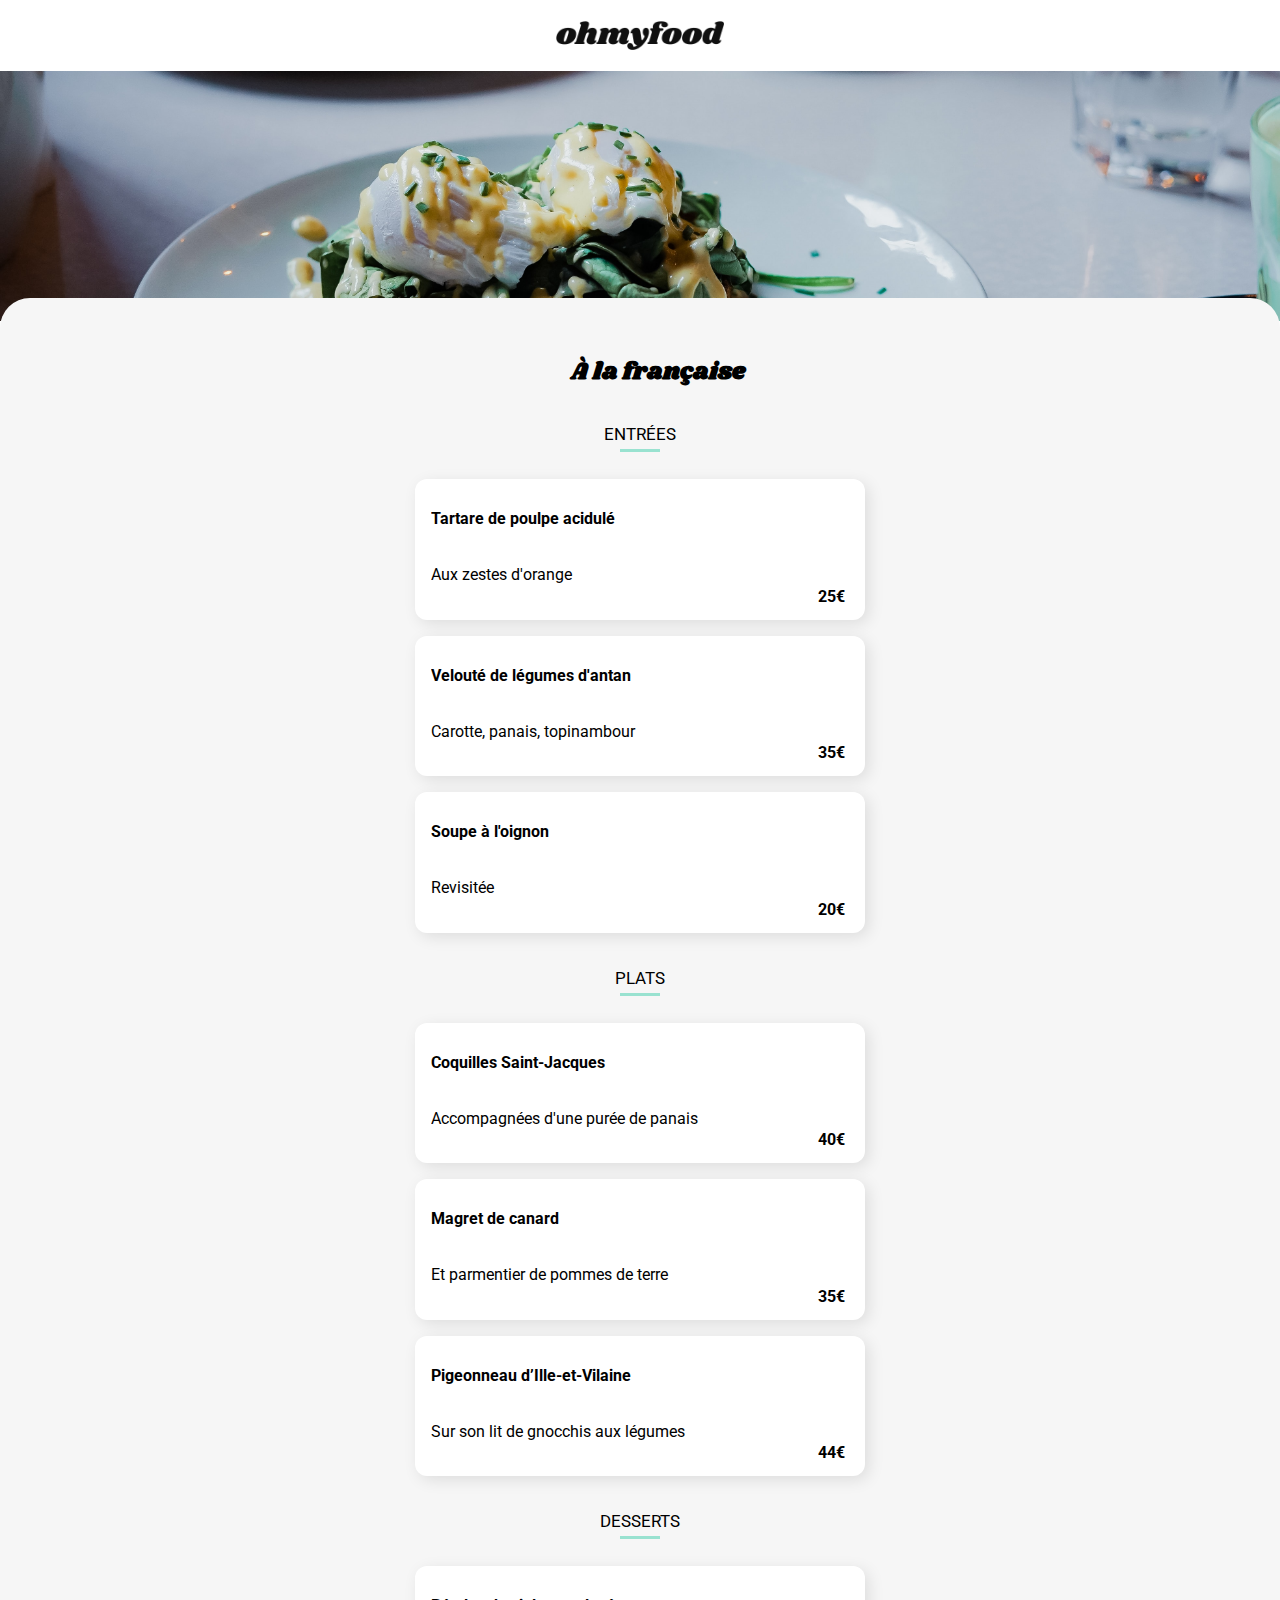
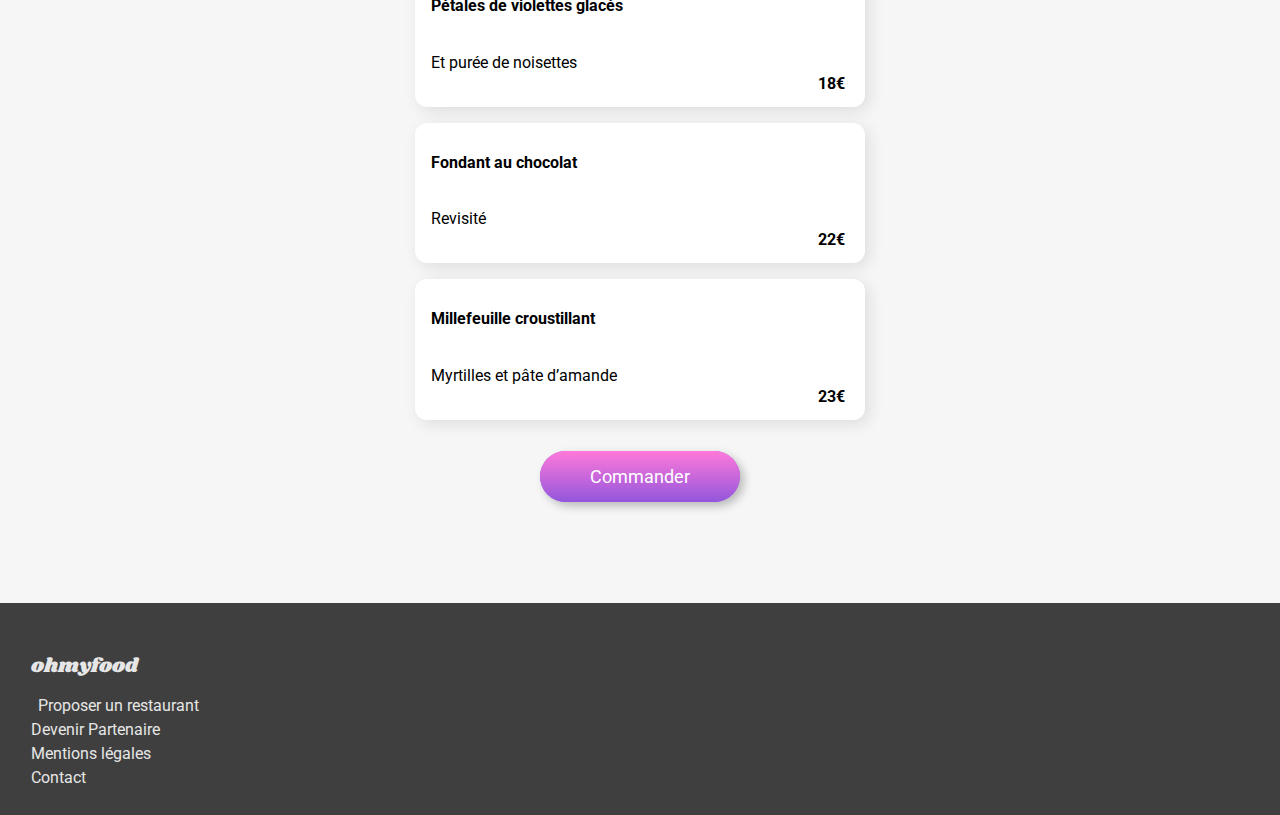
<file: a_la_fraancaise.html>
<!DOCTYPE html>
<html lang="fr">

<head>
    <meta charset="UTF-8">
    <meta name="viewport" content="width=device-width, initial-scale=1.0">
    <title>A la française</title>
    <link rel="stylesheet" href="assets/css/styles.css">
    <link rel="stylesheet" href="assets/css/responsive.css">
    <link rel="stylesheet" href="https://use.fontawesome.com/releases/v5.15.2/css/all.css"
        integrity="sha384-vSIIfh2YWi9wW0r9iZe7RJPrKwp6bG+s9QZMoITbCckVJqGCCRhc+ccxNcdpHuYu" crossorigin="anonymous">
    <link rel="preconnect" href="https://fonts.gstatic.com">
    <link href="https://fonts.googleapis.com/css2?family=Shrikhand&display=swap" rel="stylesheet">
    <link rel="preconnect" href="https://fonts.gstatic.com">
    <link
        href="https://fonts.googleapis.com/css2?family=Roboto:ital,wght@0,100;0,300;0,400;0,500;0,700;0,900;1,100;1,300;1,400;1,500;1,700;1,900&display=swap"
        rel="stylesheet">
</head>

<body>
    <main class="container-all">
         <header>
            <div class="logo">
                <img src="assets/images/logo/ohmyfood.png" alt="Logo Ohmyfood">
                <a href="./index.html">
                    <i class="fas fa-arrow-left"></i>
                </a>
            </div>
        </header>
    
        <div class="photo__restaurant">
            <img src="assets/images/restaurants/toa-heftiba-DQKerTsQwi0-unsplash.jpg" alt="La Palette du goût">
        </div>
        
        <section class="card">
            <h2 class="card__title">À la française<i class="far fa-heart"></i></h2>
            <div class="card__global">
                <div class="card__global__entrees">
                    <div class="entrees">
                        <h2>ENTRÉES</h2>
                        <div class="sub__border"></div>
                    </div>
                    <div class="card__global__contenu">
                        <div class="card__global__contenu__dish">
                            <div class="header_menu">
                                <h3>Tartare de poulpe acidulé</h3>
                                <h4>Aux zestes d'orange</h4>
                            </div>
                            <div class="card__price">25€</div>
                        </div>
                        <div class="card__global__contenu__dish__confirmation">
                            <div class="circle">
                                <i class="fas fa-check"></i>
                            </div>
                        </div>
                    </div>
                    <div class="card__global__contenu">
                        <div class="card__global__contenu__dish">
                            <div class="header_menu">
                                <h3>Velouté de légumes d'antan</h3>
                                <h4>Carotte, panais, topinambour</h4>
                            </div>
                            <div class="card__price">35€</div>
                        </div>
                        <div class="card__global__contenu__dish__confirmation">
                            <div class="circle">
                                <i class="fas fa-check"></i>
                            </div>
                        </div>
                    </div>
                    <div class="card__global__contenu">
                        <div class="card__global__contenu__dish">
                            <div class="header_menu">
                                <h3>Soupe à l'oignon</h3>
                                <h4>Revisitée</h4>
                            </div>
                            <div class="card__price">20€</div>
                        </div>
                        <div class="card__global__contenu__dish__confirmation">
                            <div class="circle">
                                <i class="fas fa-check"></i>
                            </div>
                        </div>
                    </div>
                </div>
                <div class="card__global">
                    <div class="card__global__plats">
                        <div class="entrees">
                            <h2>PLATS</h2>
                            <div class="sub__border"></div>
                        </div>
                        <div class="card__global__contenu">
                            <div class="card__global__contenu__dish">
                                <div class="header_menu">
                                    <h3>Coquilles Saint-Jacques</h3>
                                    <h4>Accompagnées d'une purée de panais</h4>
                                </div>
                                <div class="card__price">40€</div>
                            </div>
                            <div class="card__global__contenu__dish__confirmation">
                                <div class="circle">
                                    <i class="fas fa-check"></i>
                                </div>
                            </div>
                        </div>
                        <div class="card__global__contenu">
                            <div class="card__global__contenu__dish">
                                <div class="header_menu">
                                    <h3>Magret de canard</h3>
                                    <h4>Et parmentier de pommes de terre</h4>
                                </div>
                                <div class="card__price">35€</div>
                            </div>
                            <div class="card__global__contenu__dish__confirmation">
                                <div class="circle">
                                    <i class="fas fa-check"></i>
                                </div>
                            </div>
                        </div>
                        <div class="card__global__contenu">
                            <div class="card__global__contenu__dish">
                                <div class="header_menu">
                                    <h3>Pigeonneau d’Ille-et-Vilaine</h3>
                                    <h4>Sur son lit de gnocchis aux légumes</h4>
                                </div>
                                <div class="card__price">44€</div>
                            </div>
                            <div class="card__global__contenu__dish__confirmation">
                                <div class="circle">
                                    <i class="fas fa-check"></i>
                                </div>
                            </div>
                        </div>
                    </div>
                </div>
                <div class="card__global">
                    <div class="card__global__desserts">
                        <div class="entrees">
                            <h2>DESSERTS</h2>
                            <div class="sub__border"></div>
                        </div>
                        <div class="card__global__contenu">
                            <div class="card__global__contenu__dish">
                                <div class="header_menu">
                                    <h3>Pétales de violettes glacés</h3>
                                    <h4>Et purée de noisettes</h4>
                                </div>
                                <div class="card__price">18€</div>
                            </div>
                            <div class="card__global__contenu__dish__confirmation">
                                <div class="circle">
                                    <i class="fas fa-check"></i>
                                </div>
                            </div>
                        </div>
                        <div class="card__global__contenu">
                            <div class="card__global__contenu__dish">
                                <div class="header_menu">
                                    <h3>Fondant au chocolat</h3>
                                    <h4>Revisité</h4>
                                </div>
                                <div class="card__price">22€</div>
                            </div>
                            <div class="card__global__contenu__dish__confirmation">
                                <div class="circle">
                                    <i class="fas fa-check"></i>
                                </div>
                            </div>
                        </div>
                        <div class="card__global__contenu">
                            <div class="card__global__contenu__dish">
                                <div class="header_menu">
                                    <h3>Millefeuille croustillant</h3>
                                    <h4>Myrtilles et pâte d’amande</h4>
                                </div>
                                <div class="card__price">23€</div>
                            </div>
                            <div class="card__global__contenu__dish__confirmation">
                                <div class="circle">
                                    <i class="fas fa-check"></i>
                                </div>
                            </div>
                        </div>
                    </div>
                </div>
            </div>
            <div class ="bouton__commander">
                <a class="bouton__commander--pink" href="#">Commander</a>
            </div>
        </section>
       
        <footer class="footer">
            <h3 class="footer__logo">ohmyfood</h3>
        <div class="footer__content">
            <div class="footer__content__subtitle">
                <i class="fas fa-utensils"></i>
                <a class="footer__content__link1" href="#">Proposer un restaurant</a>
            </div>
    
            <div class="footer__content__subtitle">
                <i class="fas fa-hands-helping icon"></i>
                <a class="footer__content__link2" href="#">Devenir Partenaire</a>
            </div>
    
            <div class="footer__content__subtitle">
                <a class="footer__content__link" href="#">Mentions légales</a>
            </div>
    
            <div class="footer__content__subtitle">
                <a class="footer__content__link" href="mailto:email@example.com">Contact</a>
            </div>
        </div>
    </footer>

    </main>

</body>

</html>
</file>
<file: assets/css/styles.css>
body {
    margin: 0;
    padding: 0 0 0 0;
}
@keyframes fadein {
    0% {
      opacity: 0;
    }
    100% {
      opacity: 1;
    }
}

.container-all.home {
    visibility: hidden;
    animation: displayBody 0s ease-in 3s forwards;
}
@keyframes displayBody {
    to {
        visibility: visible;     
    }
}
.loader {
    border: 16px solid #f3f3f3; /* Light grey */
    border-top: 16px solid #3498db; /* Blue */
    border-radius: 50%;
    width: 120px;
    height: 120px;
    animation: spin 3s linear infinite;
  }     
  @keyframes spin {
    0% { transform: rotate(0deg); }
    100% { transform: rotate(360deg); }
  }
#hideMe {
    -moz-animation: cssAnimation 0s ease-in 3s forwards;
    /* Firefox */
    -webkit-animation: cssAnimation 0s ease-in 3s forwards;
    /* Safari and Chrome */
    -o-animation: cssAnimation 0s ease-in 3s forwards;
    /* Opera */
    animation: cssAnimation 0s ease-in 3s forwards;
    -webkit-animation-fill-mode: forwards;
    animation-fill-mode: forwards;
    position: absolute;
    left: 50%;
    top: 50%;
    transform: translate(-50%,-50%);
}
@keyframes cssAnimation {
    to {
        width:0;
        height:0;
        overflow:hidden;      
    }
}
@-webkit-keyframes cssAnimation {
    to {
        width:0;
        height:0;
        visibility:hidden;
    }
}

.card__global__entrees {
    animation: fadein 1s;
}

.card__global__plats {
    animation: fadein 5s;
}

.card__global__desserts {
    animation: fadein 10s;
}

.top__btn {
    font-family: "Roboto", sans-serif;

}

.fa-heart-animated {
        position: absolute;
        left: 50%;
        -webkit-transform: translateX(-50%);
                transform: translateX(-50%);
        bottom: 0;
        font-size: 0px;
        color: #9356DC;
        font-weight: bold;
        -webkit-transition-duration: 0.5s;
                transition-duration: 0.5s;
}

.section--restaurants .resto__heart:hover .fa-heart-animated {
        font-size: 25px;
}


header .logo {
    display: flex;
    justify-content: center;
    align-items: center;
    position: relative;
    }

header {
    padding: 21px 0;
}

.restaurants {
    display: flex;
    flex-wrap: wrap;
    justify-content: space-around;
    
}

.subheader{
    display: flex;
    justify-content: center;
    background-color: #eaeaea;
    padding: 20px 0;
    font-weight: bold;
    box-shadow: inset 0px 5px 5px 0px #dddddd;
    }
body {
        font-family: "Roboto", sans-serif;
}

a, h2, h3, h4, h5, h6, p {
        font-family: "Roboto", sans-serif;
}

.resto__image img{
    width: 100%;
    height: 190px;
    border-radius: 14px 14px 0px 0px;
    object-fit: cover;
}

.choose__content{
    display: flex;
    align-items: center;
}

#bouton__commander {
    margin-top: 50px;
    display: flex;
    margin-bottom: 50px;
}

.choose__content{
    width: 340px;
    margin: 5% 0;
    border-radius: 16px;
    height: 62px;
    box-shadow: 1px 5px 12px #dfebf7;
    position: relative;
    transition: all 0.5s;
    background-color: #f5f5f5;
    height: 73px;
}

.choose__text {
    font-weight: bold;
}

.choose__content:hover {
    background-color: rgba(147,86,220,0.15);
        
}

.choose__content:hover .choose_icon {
    color: #9356DC;
}

.fonctio {
    flex-wrap: wrap;
    display: flex;
    justify-content: space-evenly;
}

.choose__number {
    position: absolute;
    left: -12px;
    width: 26px;
    height: 26px;
    background: #9356DC;
    border-radius: 13px;
    display: flex;
    justify-content: center;
    align-items: center;
    color: #FFF;
}

.choose_icon {
    margin-left: 30px;
    margin-right: 20px;
    color: grey;
}

.top__text {
    padding-top: 17px;
}

.top__reservez {
    font-size: 24px;
    margin-top: 0px;
    text-align: center;
    padding: 20px 20px;
}

.top {
    background: #f6f6f6;
    padding-bottom: 60px;
    margin-bottom: 50px;
}

.top__discover {
    font-size: 20px;
    text-align: center;
}

.top__btn {
    background-image: linear-gradient(135deg, #FF79DA, #9356DC);
    border-radius: 24px;
    height: 48px;
    border: none;
    width: 230px;
    -webkit-box-shadow: 5px 6px 7px #0000002e;
        box-shadow: 5px 6px 7px #0000002e;
    display: block;
    margin-left: auto;
    margin-right: auto;
    margin-top: 40px;
    color: white;
    text-align: center;
    font-size: 16px;
}

.top__btn:hover {
    cursor: pointer;
    opacity: 1;
    -webkit-animation: 1.5s;
            animation: 1.5s;
    -webkit-box-shadow: 5px 15px 21px #00000080;
            box-shadow: 5px 15px 21px #00000080;
}

.section--restaurants{
    background: #f6f6f6;
    padding-bottom: 40px;
    padding-top: 41px;
}

.section--restaurants .resto{
    border-radius: 15px;
    width: 35%;
    height: 260px;
    box-shadow: 0 5px 16px #0000002e;
    position: relative;
    display: block;
    margin-bottom: 20px;
}

.section--restaurants .resto__subtitle{
    padding: 0px 22px 0px 0px;
    margin-top: 5px;
}

.section--fonctionnement {
    margin-bottom: 65px;
}

.resto__image{
    position: relative;
}

.resto__title {
    margin-bottom: 0;
    margin-top: 0;    
}

.resto__content {
    padding: 4px;
    margin-left: 10px;
    padding-bottom: 1px;
}

.resto__heart {
    position: absolute;
    right: 15px;
    top: 219px;
    font-size: 24px;
    bottom: 15px;
}

.fa-heart-animated {
    position: absolute;
    left: 50%;
    -webkit-transform: translateX(-50%);
        transform: translateX(-50%);
    bottom: 0;
    font-size: 0px;
    color: #9356DC;
    font-weight: bold;
    -webkit-transition-duration: 0.5s;
        transition-duration: 0.5s;
}

.resto__title {
    color: black;
}

.resto__subtitle {
    color: black;
}

.choose__content:hover .choose_icon{
    color: #9356DC;
}

.resto__title, a {
    text-decoration: none;
    color: black;
}

.section__title {
    margin-left: 17px;
    margin-bottom: 25px;
}

.choose__text {
    font-weight: bold;
}

.choose__content:hover {
    background-color: rgba(147,86,220,0.15);
}

.resto__image img {
    width: 100%;
    height: 190px;
    border-radius: 14px 14px 0px 0px;
    object-fit: cover;
}

.section--restaurants .resto__new {
    position: absolute;
    right: 15px;
    top: 10px;
    padding: 4px 13px;
    font-size: 14px;
    color: #369658;
    font-weight: 700;
    background: #99E2D0;
}

.subheader__content {
    margin-left: 15px;
}

.footer__image {
    width: 85px;
    margin-left: 10px;
    margin-bottom: 10px;
    color: white;
}
.footer {
    background-color: rgb(63, 63, 63);
    padding: 18px 0 18px 24px;
    margin: 0px;
    padding: 11px;
    padding-top: 28px;
    
}
.footer__content__link1 {
    margin-left: 7px;
}

.footer__content {
    margin-left: 20px;
    margin-bottom: 17px;
    color: #e6e6e6;
}

.footer__content__subtitle {
    margin-bottom: 5px;
}

.footer__content .footer__content__subtitle a {
    color: #e6e6e6;
}

footer .footer__logo {
    font-family: "Shrikhand", cursive;
    font-weight: normal;
    font-size: 20px;
    margin-bottom: 15px;
    margin-left: 20px;
    color: #e6e6e6;
}

h2,h3,h4,h5,h6,p {
    font-family: "Roboto", sans-serif;
}


.photo__restaurant img {
    width: 100%;
    max-height: 250px;
    object-fit: cover;
}

.card__global__contenu {
        animation: fadein 2s;
        -moz-animation: fadein 2s; /* Firefox */
        -webkit-animation: fadein 2s; /* Safari et Chrome */
        -o-animation: fadein 2s; /* Opera */
}
    @keyframes fadein {
        from {
            opacity:0;
        }
        to {
            opacity:1;
        }
    }
    @-moz-keyframes fadein { /* sur Firefox */
        from {
            opacity:0;
        }
        to {
            opacity:1;
        }
    }
    @-webkit-keyframes fadein { /* sur Safari et Chrome */
        from {
            opacity:0;
        }
        to {
            opacity:1;
        }
    }
    @-o-keyframes fadein { /* sur Opera */
        from {
            opacity:0;
        }
        to {
            opacity: 1;
        }
}

.card__title {
    font-family: "Shrikhand", cursive;
    text-align: center;
    margin-left:35px ;
}

.fa-heart:before {
    margin-left: 20px;
}

.sub__border {
    height: 3px;
    width: 40px;
    background:#99E2D0;
    margin-left: auto;
    margin-right: auto;
}

.card {
    background-color: #F6F6F6;
    padding: 36px 21px;
    margin-top: -27px;
    border-top-left-radius: 30px;
    border-top-right-radius: 30px;
    position: relative;
}

.card .entrees h2 {
    margin-bottom: 5px;
    margin-top: 35px;
    text-align: center;
}

.entrees {
    margin-bottom: 27px;
}

.card__global__entrees h2,.card__global__plats h2,.card__global__desserts h2 {
    font-weight: normal;
    font-size: 17px;
}

.card__global__contenu {
    background-color: #FFF;
    max-width: 350px;
    box-shadow: 0.25rem 0.25rem 1rem rgba(0, 0, 0, 0.1);
    padding: 0 0 0 16px;
    border-radius: 0.75rem;
    margin: 1rem 0;
    display: flex;
    justify-content: space-between;
    overflow: hidden;
    width: 50%;
}

.card__global__contenu {
    max-width: 35%;
    margin-left: auto;
    margin-right: auto;
}

.card__global__contenu__dish {
    width: 100%;
    padding: 14px 0;
    border-radius: 0.75rem;
    display: flex;
    justify-content: space-between;
}

.card__global__contenu__dish h3 {
    font-size: 16px;
}

.card__global__contenu__dish h4 {
    font-size: 16px;
}

.card__global__contenu__dish h3 {
        text-overflow: ellipsis;
        white-space: nowrap;
        overflow: hidden;
}

.card__global__contenu__dish h4 {
    text-overflow: ellipsis;
    white-space: nowrap;
    overflow: hidden;
}

.card__global__contenu:hover .card__global__contenu__dish__confirmation {
    margin-right: 0px;
    min-width: 64px;
    transition: margin-right 0.5s;
}

.card__global__contenu:hover .header_menu {
    white-space: nowrap;
    text-overflow: ellipsis;
}

.card__global__contenu:hover .header_menu h3 {
    text-overflow: ellipsis;
    white-space: nowrap;
    overflow: hidden;
}

.card__global__contenu:hover .header_menu h4 {
    text-overflow: ellipsis;
    white-space: nowrap;
    overflow: hidden;
}

.card__global__contenu:hover .header_menu {
    max-width: 130px;
}

.card__global__contenu:hover .circle {
    transform: rotate(360deg);
}

.card__global__contenu__dish__confirmation {
    background-color: #99E2D0;
    min-width: 4rem;
    display: flex;
    align-items: center;
    justify-content: center;
    margin-right: -64px;
}

.circle {
    width: 1.6rem;
    height: 1.6rem;
    border-radius: 100px;
    background: #FFF;
    color: #99E2D0;
    display: flex;
    align-items: center;
    align-self: center;
    align-content: center;
    transition: transform 0.5s;
}

.circle .fas {
    margin-left: 4px;
}

.center {
    text-align: center;
}

.card__price {
    display: flex;
    justify-content: flex-end;
    align-items: flex-end;
    align-self: flex-end;
    font-weight: bold;
    margin-right: 20px;
    width: 25%;
}

.header_menu {
    width: 280px;
    display: flex;
    flex-direction: column;
    justify-content: space-between;
    text-overflow: ellipsis;
}

.header_menu h3 {
    text-overflow: ellipsis;
    white-space: nowrap;
}

.header_menu h4 {
    font-weight: normal;
    text-overflow: ellipsis;
    white-space: nowrap;
}

.bouton__commander {
    padding: 30px 0 80px 0;
    text-align: center;
    background-color: #F6F6F6;
}

.bouton__commander--pink {
    background-color: #9356DC;
    padding: 15px 50px;
    border-radius: 30px;
    text-align: center;
    font-family: "Roboto", sans-serif;
    color: #FFF;
    font-weight: normal;
    font-size: 18px;
    margin: 0 auto;
    background-image: linear-gradient(#FF79DA, #9356DC);
    transition: background-color 250ms;
    box-shadow: 4px 4px 10px rgba(0, 0, 0, 0.25);
}

.bouton__commander--pink:hover {
    opacity: 0.8;
    box-shadow: 16px 16px 20px rgba(0, 0, 0, 0.25);
}

header {
    box-shadow: 0 0 0.5rem rgba(0, 0, 0, 0.25);
    width: 100%;
    min-width: 320px;
    padding: 21px 0;
}

header .logo {
    display: flex;
    justify-content: center;
    align-items: center;
    position: relative;
}

header .logo img {
    max-width: 168px;
}

.fa-arrow-left:before {
    position: absolute;
    left: 32px;
    height: 32px;
    width: 32px;
    top: 50%;
    display: flex;
    align-items: center;
    justify-content: center;
    transform: translateY(-50%);
    font-size: 19px;
    color: #000;
}

.footer__image {
    width: 85px;
    margin-left: 10px;
    margin-bottom: 10px;
    color: white;
}

.footer__content__link1{
    margin-left: 7px;
}

.footer__content {
    margin-left: 20px;
    margin-bottom: 17px;
    color: #e6e6e6;
}

.footer__content__subtitle {
    margin-bottom: 5px;
}

.footer__content .footer__content__subtitle a {
    color: #e6e6e6;
}

footer .footer__logo {
    font-family: "Shrikhand", cursive;
    font-weight: normal;
    font-size: 20px;
    margin-bottom: 15px;
    margin-left: 20px;
    color: #e6e6e6;
}
</file>
<file: assets/css/responsive.css>
@media (max-width: 767px) /* TELEPHONES */ {

body {
    margin: 0;
    width: 100%;
}

header .logo img {
    max-width: 168px;
}
    
header {
    padding: 21px 0;
}

.subheader__content a {
    text-decoration: none;
    border: none;
    color: black;
}

.top__text {
    padding-top: 17px;
}
 
.choose__number {
    position: absolute;
    left: -12px;
    width: 26px;
    height: 26px;
    background: #9356DC;
    border-radius: 13px;
    display: flex;
    justify-content: center;
    align-items: center;
    color: #FFF;
}

.choose_icon {
    margin-left: 30px;
    margin-right: 20px;
    color: grey;
}

.section--restaurants .resto__new {
    position: absolute;
    right: 15px;
    top: 0px;
    padding: 4px 13px;
    font-size: 14px;
    color: #369658;
    font-weight: 700;
    background: #99E2D0;
}

.section--restaurants .resto {
    width: 90%!important;
}

.restaurants {
    display: block;
    font-size: 10px!important;
    flex-direction: column;
    align-items: center;
}

.resto__title, .resto__subtitle {
    font-size: 18px!important;
}

* {
    padding: 0;
    margin: 0;
}
h2,h3,h4,h5,h6,p {
    font-family: "Roboto", sans-serif;
}

.photo__restaurant img {
    width: 100%;
    max-height: 250px;
    object-fit: cover;
}


.card__title {
    font-family: "Shrikhand", cursive;
    max-width: 355px;
    margin-left: 0;
    text-align: inherit;
}

.fa-heart {
    float: right;
}

.fa-heart:before {
    margin-left: 20px;
}

.card .entrees h2 {
    margin-bottom: 5px;
    margin-top: 35px;
    text-align: inherit;
    width: auto;
}


.sub__border {
    display: -webkit-inline-box;
    margin-bottom: 10px;
}

.entrees {
    margin-bottom: 27px;
}

.card__global__entrees h2,.card__global__plats h2,.card__global__desserts h2 {
    font-weight: normal;
    font-size: 17px;
}

.card__global__contenu {
    background-color: #FFF;
    max-width: 350px;
    height: 70px;
    box-shadow: 0.25rem 0.25rem 1rem rgba(0, 0, 0, 0.1);
    padding: 0 0 0 16px;
    border-radius: 0.75rem;
    margin: 1rem 0;
    display: flex;
    justify-content: space-between;
    overflow: hidden;
}

.card__global__contenu {
    max-width: none;
    width: 100%;
    margin-left: -8px;
}

.card__global__contenu__dish {
    width: 350px;
    padding: 14px 0;
    border-radius: 0.75rem;
    display: flex;
    justify-content: space-between;
}

.card__global__contenu__dish h3 {
    font-size: 16px;
}
    
.card__global__contenu__dish h4 {
    font-size: 16px;
}

.card__global__contenu__dish h3 {
    text-overflow: ellipsis;
    white-space: nowrap;
    overflow: hidden;
}

.card__global__contenu__dish h4 {
    text-overflow: ellipsis;
    white-space: nowrap;
    overflow: hidden;
}

.card__global__contenu:hover .card__global__contenu__dish__confirmation {
    margin-right: 0px;
    min-width: 64px;
    transition: margin-right 0.5s;
}

.card__global__contenu:hover .header_menu {
    white-space: nowrap;
    text-overflow: ellipsis;
}

.card__global__contenu:hover .header_menu h3 {
    text-overflow: ellipsis;
    white-space: nowrap;
    overflow: hidden;
}

.card__global__contenu:hover .header_menu h4 {
    text-overflow: ellipsis;
    white-space: nowrap;
    overflow: hidden;
}

.card__global__contenu:hover .header_menu {
    max-width: 130px;
}

.card__global__contenu:hover .circle {
    transform: rotate(360deg);
}

.card__global__contenu__dish__confirmation {
    background-color: #99E2D0;
    min-width: 4rem;
    display: flex;
    align-items: center;
    justify-content: center;
    margin-right: -64px;
}

.circle {
    width: 1.6rem;
    height: 1.6rem;
    border-radius: 100px;
    background: #FFF;
    color: #99E2D0;
    display: flex;
    align-items: center;
    align-self: center;
    align-content: center;
    transition: transform 0.5s;
}

.circle .fas {
    margin-left: 4px;
}

.center {
    text-align: center;
}

.card__price {
    display: flex;
    justify-content: flex-end;
    align-items: flex-end;
    align-self: flex-end;
    font-weight: bold;
    margin-right: 20px;
    width: 25%;
}

.header_menu {
    width: 230px;
    display: flex;
    flex-direction: column;
    justify-content: space-between;
    text-overflow: ellipsis;
}

.header_menu h3 {
    text-overflow: ellipsis;
    white-space: nowrap;
}

.header_menu h4 {
    font-weight: normal;
    text-overflow: ellipsis;
    white-space: nowrap;
}

.bouton__commander {
    padding: 30px 0 80px 0;
    text-align: center;
    background-color: #F6F6F6;
}

.bouton__commander--pink:hover {
    opacity: 0.8;
    box-shadow: 16px 16px 20px rgba(0, 0, 0, 0.25);
}

header {
    box-shadow: 0 0 0.5rem rgba(0, 0, 0, 0.25);
    width: 100%;
    min-width: 320px;
    padding: 21px 0;
}

header .logo {
    display: flex;
    justify-content: center;
    align-items: center;
    position: relative;
    }

header .logo img {
     max-width: 168px;
}

.fa-arrow-left:before {
    position: absolute;
    left: 32px;
    height: 32px;
    width: 32px;
    top: 50%;
    display: flex;
    align-items: center;
    justify-content: center;
    transform: translateY(-50%);
    font-size: 19px;
    color: #000;
}

.footer__image {
    width: 85px;
    margin-left: 10px;
    margin-bottom: 10px;
    color: white;
}

.footer {
    background-color: rgb(63, 63, 63);
    padding: 18px 0 18px 24px;
    margin: 0px;
    padding: 11px;
    text-align: inherit;       
}

.footer__content__link1 {
    margin-left: 7px;
}

.footer__content {
    margin-left: 20px;
    margin-bottom: 17px;
    color: #e6e6e6;
}

.footer__content__subtitle {
    margin-bottom: 5px;
}

.footer__content .footer__content__subtitle a {
    color: #e6e6e6;
}

footer .footer__logo {
    font-family: "Shrikhand", cursive;
    font-weight: normal;
    font-size: 20px;
    margin-bottom: 15px;
    margin-left: 20px;
    color: #e6e6e6;
}

}
</file>
